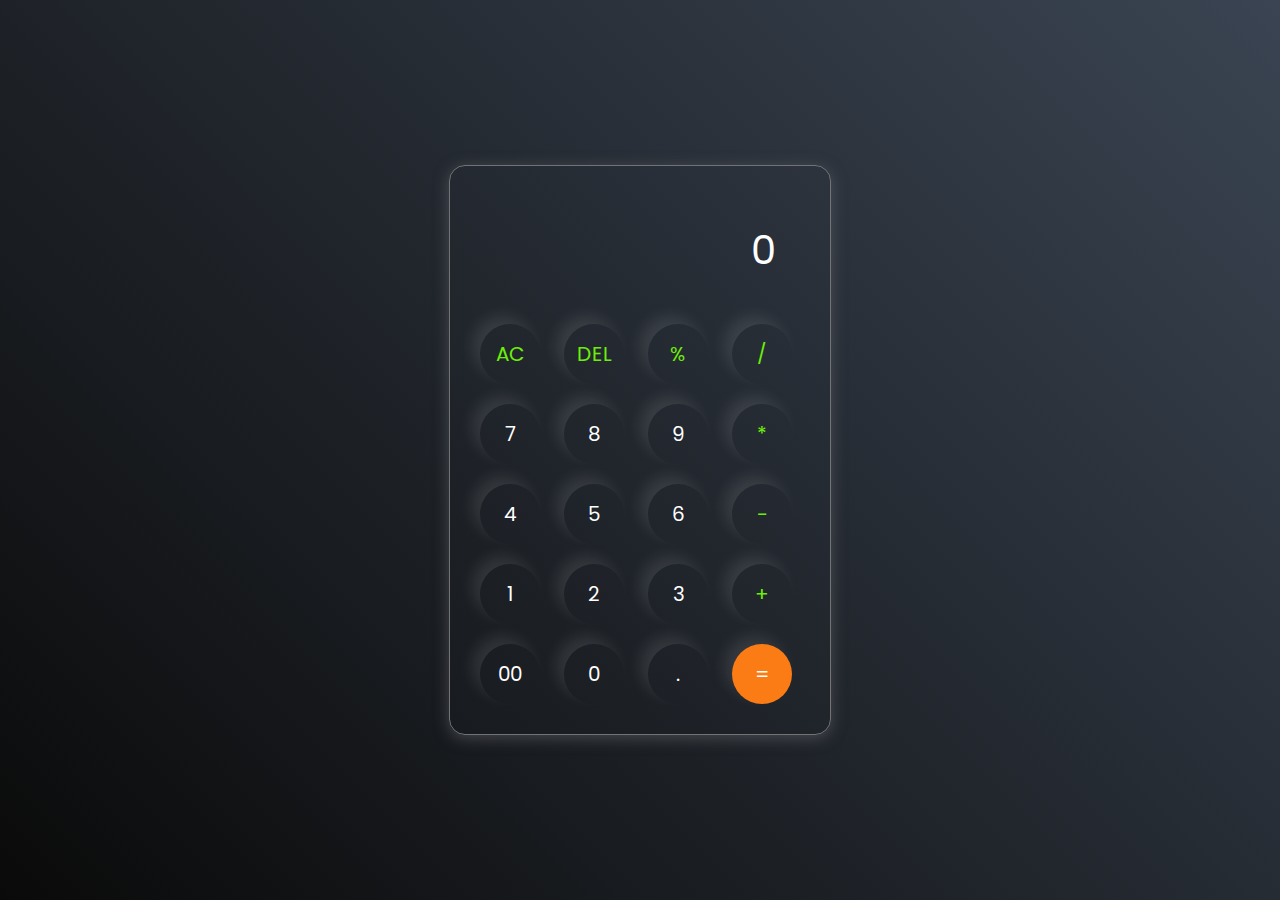
<file: Calculator/index.html>
<!DOCTYPE html>
<html lang="en">

<head>
    <meta charset="UTF-8">
    <meta http-equiv="X-UA-Compatible" content="IE=edge">
    <meta name="viewport" content="width=device-width, initial-scale=1.0">
    <link rel="stylesheet" href="style.css">
    <title>Calculator</title>
</head>

<body>
    <div class="calulator">
        <input type="text" placeholder="0" id="inputBox">
        <div>
            <button class="operator">AC</button>
            <button class="operator">DEL</button>
            <button class="operator">%</button>
            <button class="operator">/</button>
        </div>
        <div>
            <button>7</button>
            <button>8</button>
            <button>9</button>
            <button class="operator">*</button>
        </div>
        <div>
            <button>4</button>
            <button>5</button>
            <button>6</button>
            <button class="operator">-</button>
        </div>
        <div>
            <button>1</button>
            <button>2</button>
            <button>3</button>
            <button class="operator">+</button>
        </div>
        <div>
            <button>00</button>
            <button>0</button>
            <button>.</button>
            <button class="equalBtn">=</button>
        </div>
    </div>

    <script src="script.js"></script>
</body>

</html>
</file>
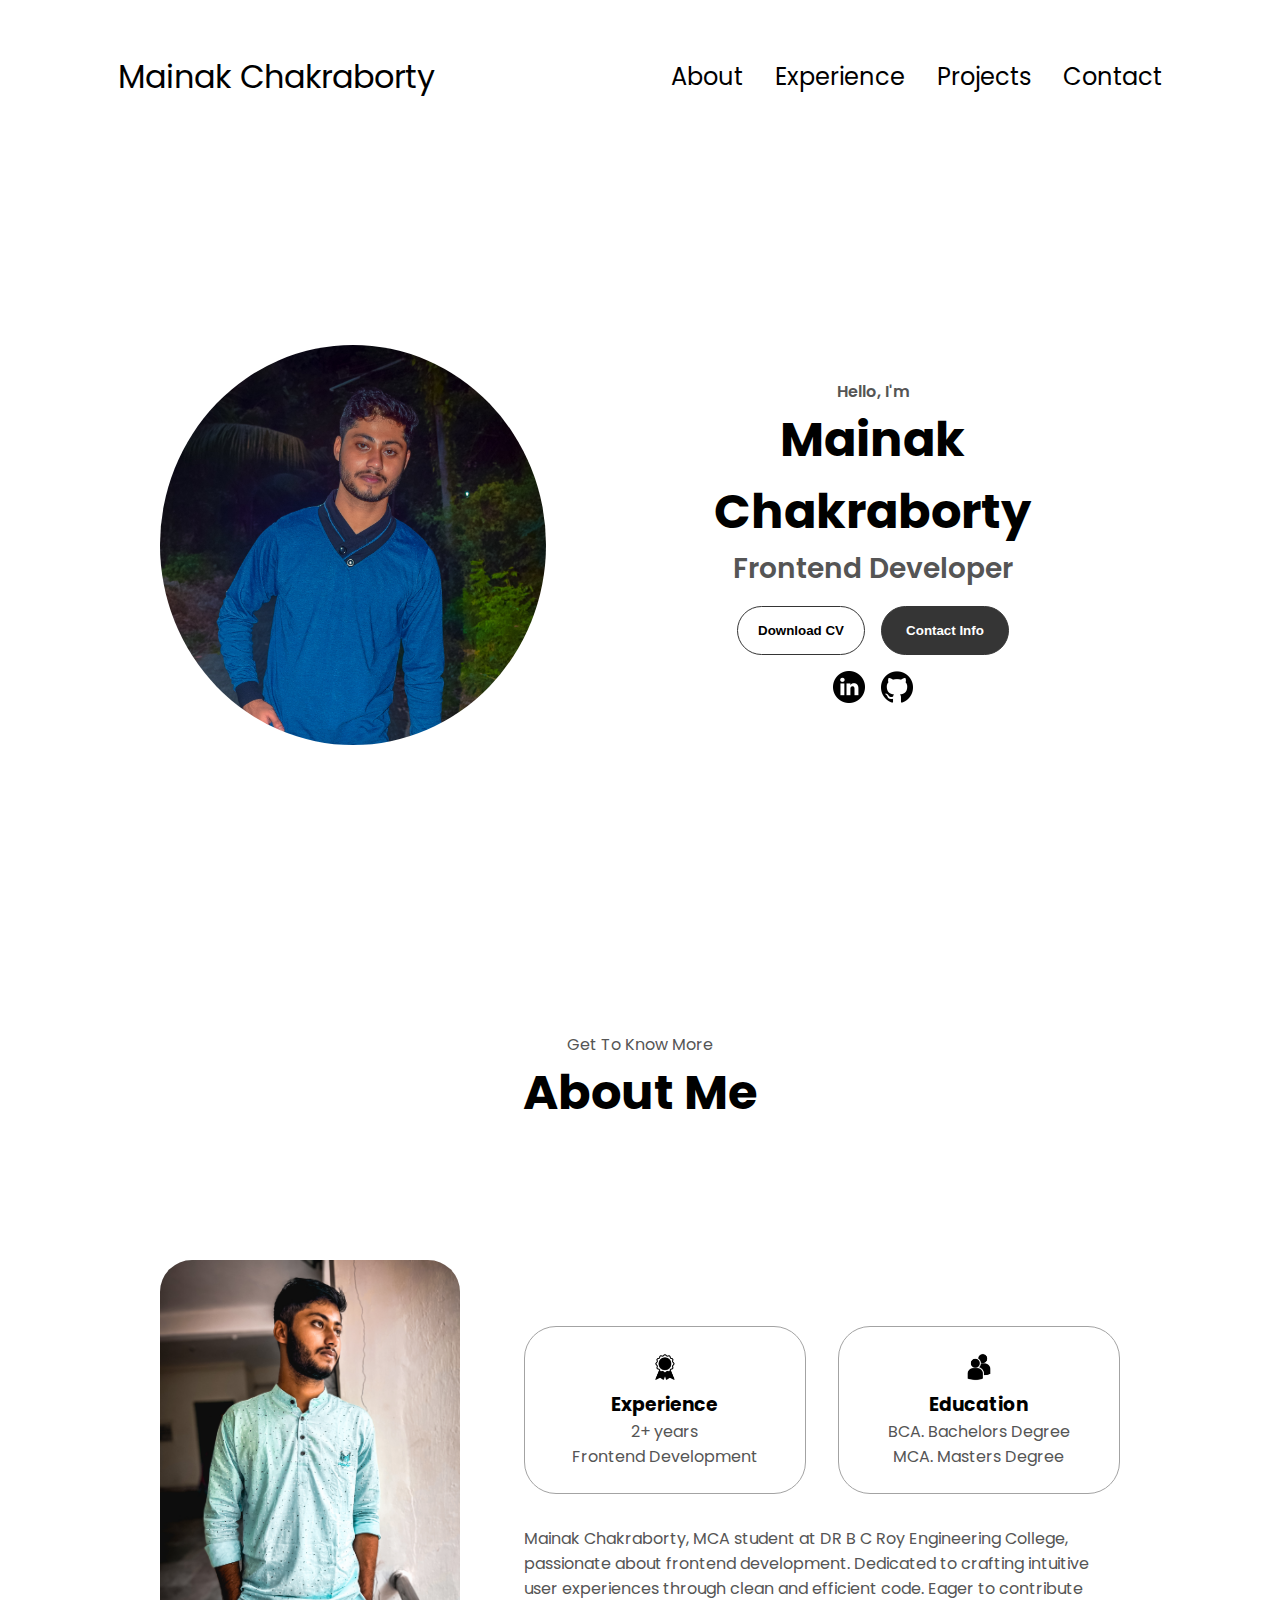
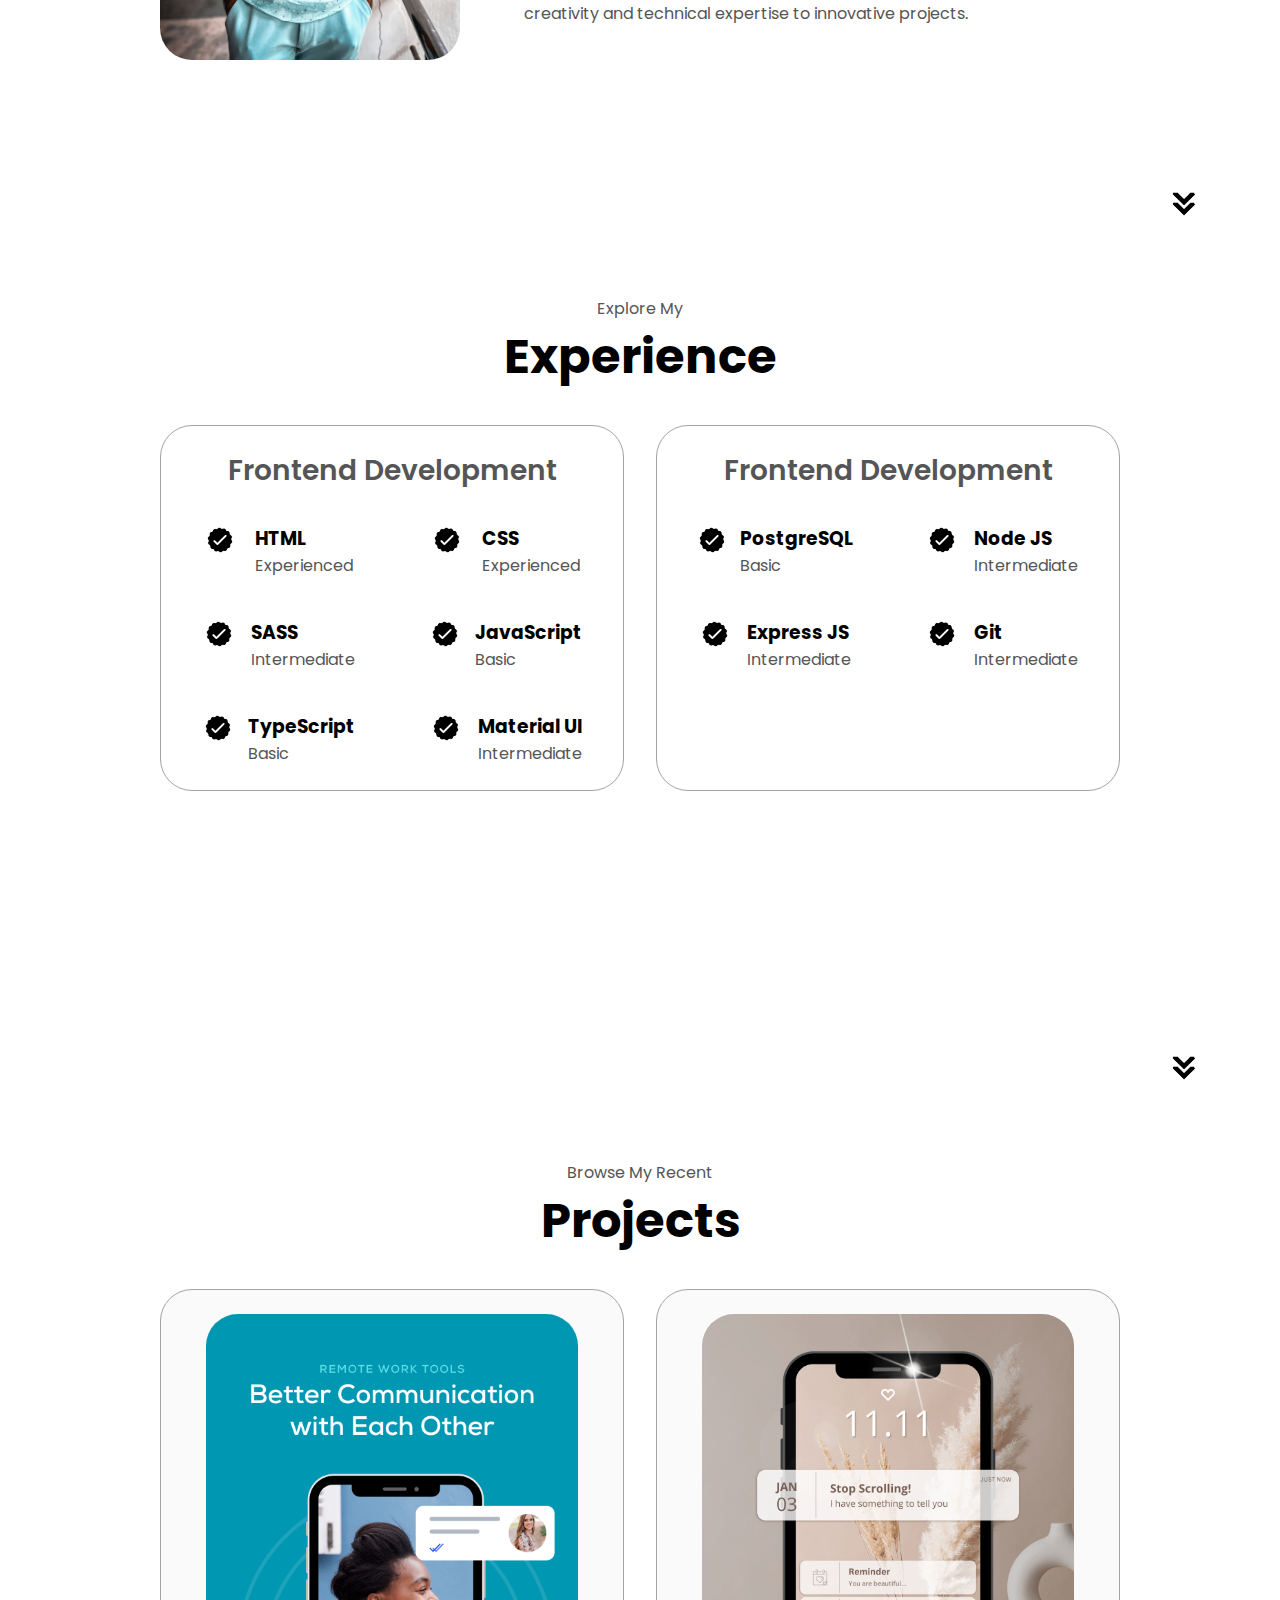
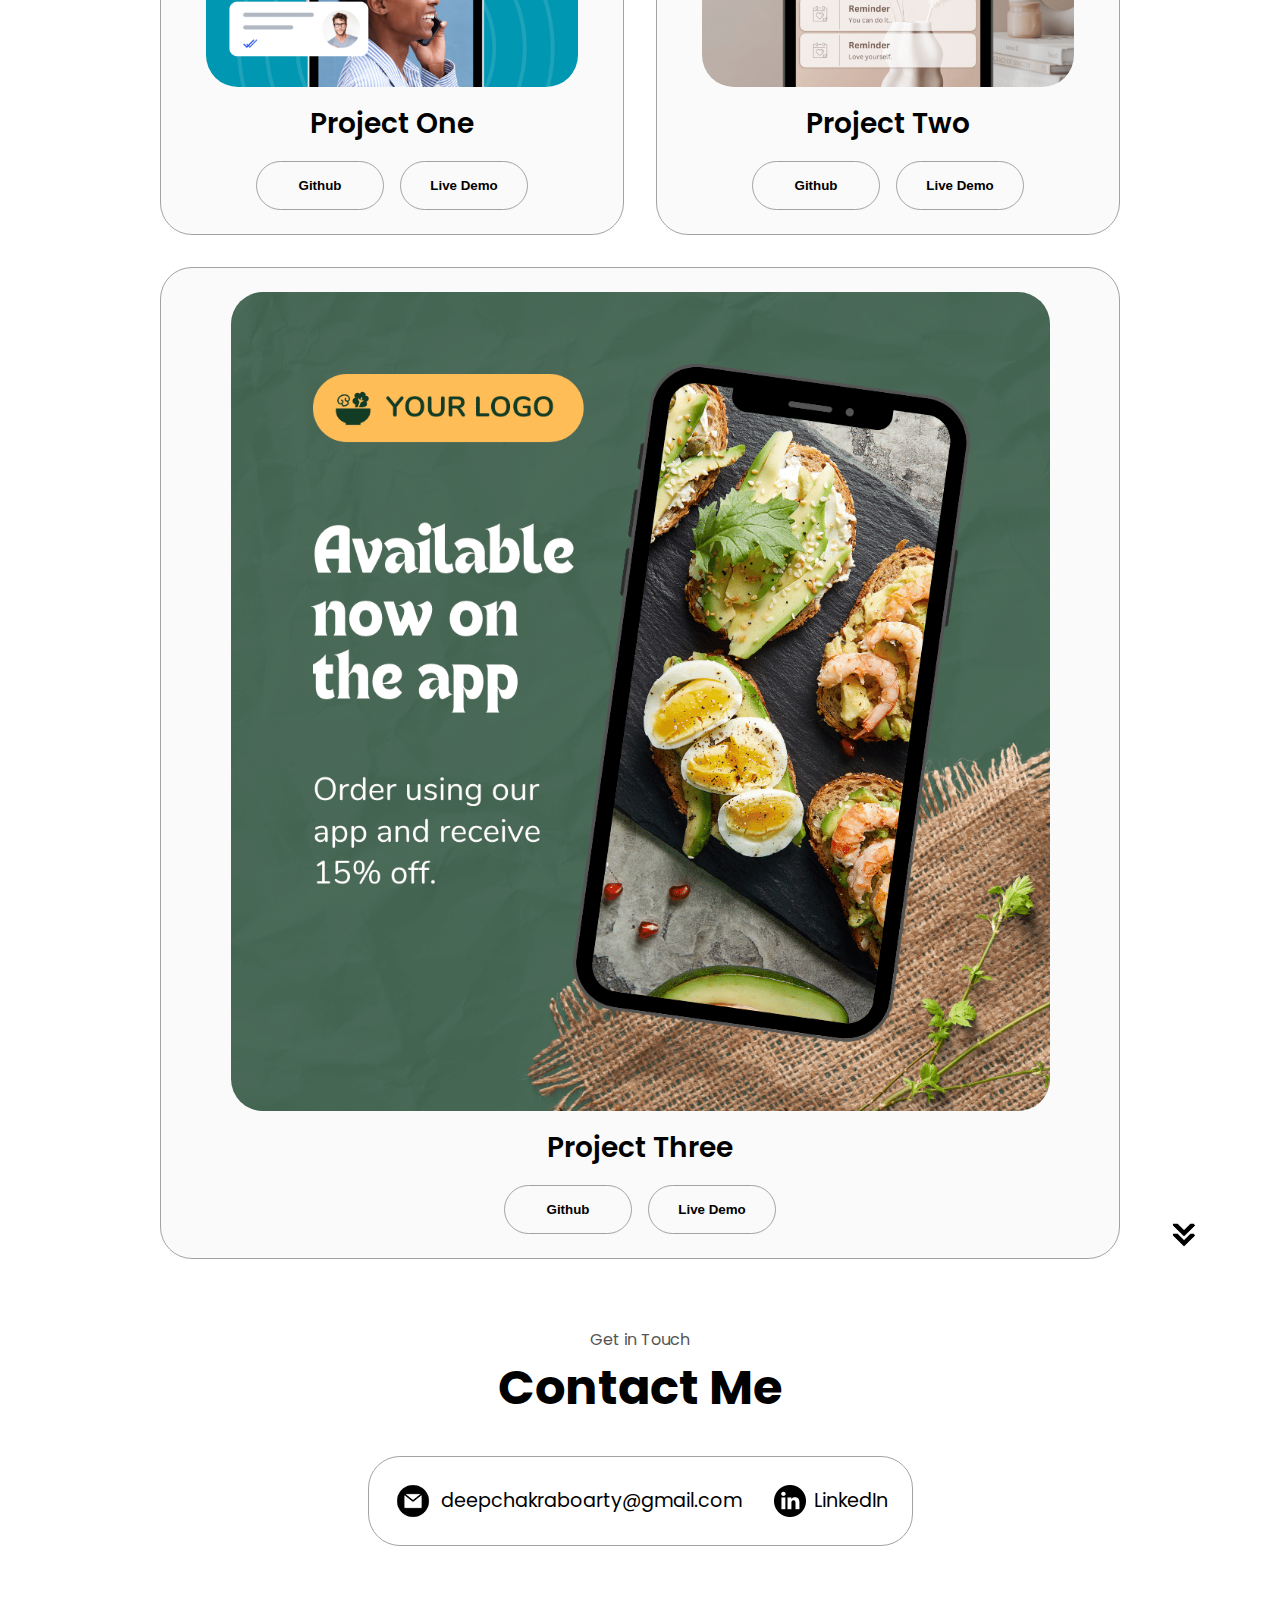
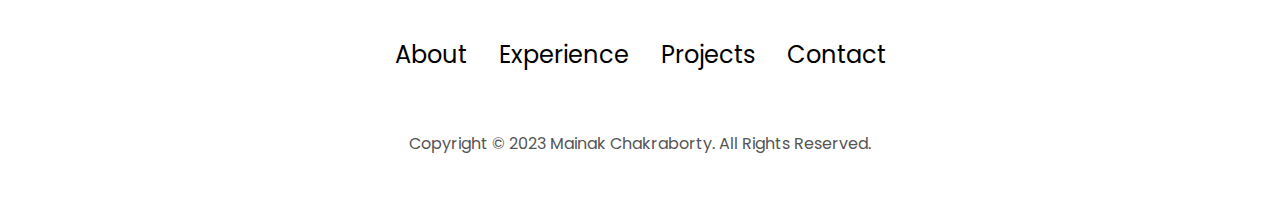
<file: Portfolio/index.html>
<!DOCTYPE html>
<html lang="en">

<head>
  <meta charset="UTF-8" />
  <meta http-equiv="X-UA-Compatible" content="IE=edge" />
  <meta name="viewport" content="width=device-width, initial-scale=1.0" />
  <title>My Portfolio</title>
  <link rel="stylesheet" href="style.css" />
  <link rel="stylesheet" href="mediaqueries.css" />
  <link rel="shortcut icon" href="./assets/favicon.png" type="image/x-icon">
</head>

<body>
  <nav id="desktop-nav">
    <div class="logo">Mainak Chakraborty</div>
    <div>
      <ul class="nav-links">
        <li><a href="#about">About</a></li>
        <li><a href="#experience">Experience</a></li>
        <li><a href="#projects">Projects</a></li>
        <li><a href="#contact">Contact</a></li>
      </ul>
    </div>
  </nav>
  <nav id="hamburger-nav">
    <div class="logo">Mainak Chakraborty</div>
    <div class="hamburger-menu">
      <div class="hamburger-icon" onclick="toggleMenu()">
        <span></span>
        <span></span>
        <span></span>
      </div>
      <div class="menu-links">
        <li><a href="#about" onclick="toggleMenu()">About</a></li>
        <li><a href="#experience" onclick="toggleMenu()">Experience</a></li>
        <li><a href="#projects" onclick="toggleMenu()">Projects</a></li>
        <li><a href="#contact" onclick="toggleMenu()">Contact</a></li>
      </div>
    </div>
  </nav>
  <section id="profile">
    <div class="section__pic-container">
    </div>
    <div class="section__text">
      <p class="section__text__p1">Hello, I'm</p>
      <h1 class="title">Mainak Chakraborty</h1>
      <p class="section__text__p2">Frontend Developer</p>
      <div class="btn-container">
        <button class="btn btn-color-2" onclick="window.open('./assets/Mainak_CV.pdf')">
          Download CV
        </button>
        <button class="btn btn-color-1" onclick="location.href='./#contact'">
          Contact Info
        </button>
      </div>
      <div id="socials-container">
        <a href="https://www.linkedin.com/in/mainak-chakraborty-durgapur/" target="_blank">
          <img src="./assets/linkedin.png" alt="My LinkedIn profile" class="icon" />
        </a>
        <a href="https://github.com/mainak71" target="_blank">
          <img src="./assets/github.png" alt="My Github profile" class="icon" />
        </a>
      </div>
    </div>
  </section>
  <section id="about">
    <p class="section__text__p1">Get To Know More</p>
    <h1 class="title">About Me</h1>
    <div class="section-container">
      <div class="section__pic-container">
        <img src="./assets/profile-pic.jpg" alt="Profile picture" class="about-pic" />
      </div>
      <div class="about-details-container">
        <div class="about-containers">
          <div class="details-container">
            <img src="./assets/experience.png" alt="Experience icon" class="icon" />
            <h3>Experience</h3>
            <p>2+ years <br />Frontend Development</p>
          </div>
          <div class="details-container">
            <img src="./assets/education.png" alt="Education icon" class="icon" />
            <h3>Education</h3>
            <p>BCA. Bachelors Degree<br />MCA. Masters Degree</p>
          </div>
        </div>
        <div class="text-container">
          <p>
            Mainak Chakraborty, MCA student at DR B C Roy Engineering College, passionate about frontend development.
            Dedicated to
            crafting intuitive user experiences through clean and efficient code. Eager to contribute creativity and
            technical
            expertise to innovative projects.
          </p>
        </div>
      </div>
    </div>
    <img src="./assets/arrow.png" alt="Arrow icon" class="icon arrow" onclick="location.href='./#experience'" />
  </section>
  <section id="experience">
    <p class="section__text__p1">Explore My</p>
    <h1 class="title">Experience</h1>
    <div class="experience-details-container">
      <div class="about-containers">
        <div class="details-container">
          <h2 class="experience-sub-title">Frontend Development</h2>
          <div class="article-container">
            <article>
              <img src="./assets/checkmark.png" alt="Experience icon" class="icon" />
              <div>
                <h3>HTML</h3>
                <p>Experienced</p>
              </div>
            </article>
            <article>
              <img src="./assets/checkmark.png" alt="Experience icon" class="icon" />
              <div>
                <h3>CSS</h3>
                <p>Experienced</p>
              </div>
            </article>
            <article>
              <img src="./assets/checkmark.png" alt="Experience icon" class="icon" />
              <div>
                <h3>SASS</h3>
                <p>Intermediate</p>
              </div>
            </article>
            <article>
              <img src="./assets/checkmark.png" alt="Experience icon" class="icon" />
              <div>
                <h3>JavaScript</h3>
                <p>Basic</p>
              </div>
            </article>
            <article>
              <img src="./assets/checkmark.png" alt="Experience icon" class="icon" />
              <div>
                <h3>TypeScript</h3>
                <p>Basic</p>
              </div>
            </article>
            <article>
              <img src="./assets/checkmark.png" alt="Experience icon" class="icon" />
              <div>
                <h3>Material UI</h3>
                <p>Intermediate</p>
              </div>
            </article>
          </div>
        </div>
        <div class="details-container">
          <h2 class="experience-sub-title">Frontend Development</h2>
          <div class="article-container">
            <article>
              <img src="./assets/checkmark.png" alt="Experience icon" class="icon" />
              <div>
                <h3>PostgreSQL</h3>
                <p>Basic</p>
              </div>
            </article>
            <article>
              <img src="./assets/checkmark.png" alt="Experience icon" class="icon" />
              <div>
                <h3>Node JS</h3>
                <p>Intermediate</p>
              </div>
            </article>
            <article>
              <img src="./assets/checkmark.png" alt="Experience icon" class="icon" />
              <div>
                <h3>Express JS</h3>
                <p>Intermediate</p>
              </div>
            </article>
            <article>
              <img src="./assets/checkmark.png" alt="Experience icon" class="icon" />
              <div>
                <h3>Git</h3>
                <p>Intermediate</p>
              </div>
            </article>
          </div>
        </div>
      </div>
    </div>
    <img src="./assets/arrow.png" alt="Arrow icon" class="icon arrow" onclick="location.href='./#projects'" />
  </section>
  <section id="projects">
    <p class="section__text__p1">Browse My Recent</p>
    <h1 class="title">Projects</h1>
    <div class="experience-details-container">
      <div class="about-containers">
        <div class="details-container color-container">
          <div class="article-container">
            <img src="./assets/project-1.png" alt="Project 1" class="project-img" />
          </div>
          <h2 class="experience-sub-title project-title">Project One</h2>
          <div class="btn-container">
            <button class="btn btn-color-2 project-btn" onclick="location.href='https://github.com/'">
              Github
            </button>
            <button class=" btn btn-color-2 project-btn" onclick="location.href='https://github.com/'">
              Live Demo
            </button>
          </div>
        </div>
        <div class="details-container color-container">
          <div class="article-container">
            <img src="./assets/project-2.png" alt="Project 2" class="project-img" />
          </div>
          <h2 class="experience-sub-title project-title">Project Two</h2>
          <div class="btn-container">
            <button class="btn btn-color-2 project-btn" onclick="location.href='https://github.com/'">
              Github
            </button>
            <button class="btn btn-color-2 project-btn" onclick="location.href='https://github.com/'">
              Live Demo
            </button>
          </div>
        </div>
        <div class="details-container color-container">
          <div class="article-container">
            <img src="./assets/project-3.png" alt="Project 3" class="project-img" />
          </div>
          <h2 class="experience-sub-title project-title">Project Three</h2>
          <div class="btn-container">
            <button class="btn btn-color-2 project-btn" onclick="location.href='https://github.com/'">
              Github
            </button>
            <button class="btn btn-color-2 project-btn" onclick="location.href='https://github.com/mainak71'">
              Live Demo
            </button>
          </div>
        </div>
      </div>
    </div>
    <img src="./assets/arrow.png" alt="Arrow icon" class="icon arrow" onclick="location.href='./#contact'" />
  </section>
  <section id="contact">
    <p class="section__text__p1">Get in Touch</p>
    <h1 class="title">Contact Me</h1>
    <div class="contact-info-upper-container">
      <div class="contact-info-container">
        <img src="./assets/email.png" alt="Email icon" class="icon contact-icon email-icon" />
        <p><a href="mailto:examplemail@gmail.com">deepchakraboarty@gmail.com</a></p>
      </div>
      <div class="contact-info-container">
        <img src="./assets/linkedin.png" alt="LinkedIn icon" class="icon contact-icon" />
        <p><a href="https://www.linkedin.com/in/mainak-chakraborty-durgapur/" target="_blank">LinkedIn</a>
        </p>
      </div>
    </div>
  </section>
  <footer>
    <nav>
      <div class="nav-links-container">
        <ul class="nav-links">
          <li><a href="#about">About</a></li>
          <li><a href="#experience">Experience</a></li>
          <li><a href="#projects">Projects</a></li>
          <li><a href="#contact">Contact</a></li>
        </ul>
      </div>
    </nav>
    <p>Copyright &#169; 2023 Mainak Chakraborty. All Rights Reserved.</p>
  </footer>
  <script src="script.js"></script>
</body>

</html>
</file>
<file: Calculator/style.css>
@import url('https://fonts.googleapis.com/css2?family=Poppins:wght@500&display=swap');

*{
    margin: 0;
    padding: 0;
    box-sizing: border-box;
    font-family: 'Poppins', sans-serif;
}

body{
    width: 100%;
    height: 100vh;
    display: flex;
    justify-content: center;
    align-items: center;
    background: linear-gradient(45deg, #0a0a0a, #3a4452);
}

.calulator{
    border: 1px solid #717377;
    padding: 20px;
    border-radius: 16px;
    background: transparent;
    box-shadow: 0px 3px 15px rgba(113, 115, 119, 0.5);
}

input{
    width: 320px;
    border: none;
    padding: 24px;
    margin: 10px;
    background: transparent;
    box-shadow: 0px 3px 15px rgbs(84, 84, 84, 0.1);
    font-size: 40px;
    text-align: right;
    cursor: pointer;
    color: #ffffff;
}

input::placeholder{
    color: #ffffff;
}

button{
    border: none;
    width: 60px;
    height: 60px;
    margin: 10px;
    border-radius: 50%;
    background: transparent;
    color: #ffffff;
    font-size: 20px;
    box-shadow: -8px -8px 15px rgba(255, 255, 255, 0.1);
    cursor: pointer;
}

.equalBtn{
    background-color: #fb7c14;
}

.operator{
    color: #6dee0a;
}
</file>
<file: Portfolio/style.css>
/* GENERAL */

@import url("https://fonts.googleapis.com/css2?family=Poppins:wght@300;400;500;600&display=swap");

* {
  margin: 0;
  padding: 0;
}

body {
  font-family: "Poppins", sans-serif;
}

html {
  scroll-behavior: smooth;
}

p {
  color: rgb(85, 85, 85);
}

/* TRANSITION */

a,
.btn {
  transition: all 300ms ease;
}

/* DESKTOP NAV */

nav,
.nav-links {
  display: flex;
}

nav {
  justify-content: space-around;
  align-items: center;
  height: 17vh;
}

.nav-links {
  gap: 2rem;
  list-style: none;
  font-size: 1.5rem;
}

a {
  color: black;
  text-decoration: none;
  text-decoration-color: white;
}

a:hover {
  color: grey;
  text-decoration: underline;
  text-underline-offset: 1rem;
  text-decoration-color: rgb(181, 181, 181);
}

.logo {
  font-size: 2rem;
}

.logo:hover {
  cursor: default;
}

/* HAMBURGER MENU */

#hamburger-nav {
  display: none;
}

.hamburger-menu {
  position: relative;
  display: inline-block;
}

.hamburger-icon {
  display: flex;
  flex-direction: column;
  justify-content: space-between;
  height: 24px;
  width: 30px;
  cursor: pointer;
}

.hamburger-icon span {
  width: 100%;
  height: 2px;
  background-color: black;
  transition: all 0.3 ease-in-out;
}

.menu-links {
  position: absolute;
  top: 100%;
  right: 0;
  background-color: white;
  width: fit-content;
  max-height: 0;
  overflow: hidden;
  transition: all 0.3 ease-in-out;
}

.menu-links a {
  display: block;
  padding: 10px;
  text-align: center;
  font-size: 1.5rem;
  color: black;
  text-decoration: none;
  transition: all 0.3 ease-in-out;
}

.menu-links li {
  list-style: none;
}

.menu-links.open {
  max-height: 300px;
}

.hamburger-icon.open span:first-child {
  transform: rotate(45deg) translate(10px, 5px);
}

.hamburger-icon.open span:nth-child(2) {
  opacity: 0;
}

.hamburger-icon.open span:last-child {
  transform: rotate(-45deg) translate(10px, -5px);
}

.hamburger-icon span:first-child {
  transform: none;
}

.hamburger-icon span:first-child {
  opacity: 1;
}

.hamburger-icon span:first-child {
  transform: none;
}

/* SECTIONS */

section {
  padding-top: 4vh;
  height: 96vh;
  margin: 0 10rem;
  box-sizing: border-box;
  min-height: fit-content;
}

.section-container {
  display: flex;
}

/* PROFILE SECTION */

#profile {
  display: flex;
  justify-content: center;
  gap: 5rem;
  height: 80vh;
}

.section__pic-container {
  background: url(./assets/about-pic.jpg);
  background-size: cover;
  border-radius: 50%;
  display: flex;
  height: 400px;
  width: 400px;
  margin: auto;
}

.section__text {
  align-self: center;
  text-align: center;
}

.section__text p {
  font-weight: 600;
}

.section__text__p1 {
  text-align: center;
}

.section__text__p2 {
  font-size: 1.75rem;
  margin-bottom: 1rem;
}

.title {
  font-size: 3rem;
  text-align: center;
}

#socials-container {
  display: flex;
  justify-content: center;
  margin-top: 1rem;
  gap: 1rem;
}

/* ICONS */

.icon {
  cursor: pointer;
  height: 2rem;
}

/* BUTTONS */

.btn-container {
  display: flex;
  justify-content: center;
  gap: 1rem;
}

.btn {
  font-weight: 600;
  transition: all 300ms ease;
  padding: 1rem;
  width: 8rem;
  border-radius: 2rem;
}

.btn-color-1,
.btn-color-2 {
  border: rgb(53, 53, 53) 0.1rem solid;
}

.btn-color-1:hover,
.btn-color-2:hover {
  cursor: pointer;
}

.btn-color-1,
.btn-color-2:hover {
  background: rgb(53, 53, 53);
  color: white;
}

.btn-color-1:hover {
  background: rgb(0, 0, 0);
}

.btn-color-2 {
  background: none;
}

.btn-color-2:hover {
  border: rgb(255, 255, 255) 0.1rem solid;
}

.btn-container {
  gap: 1rem;
}

/* ABOUT SECTION */

#about {
  position: relative;
}

.about-containers {
  gap: 2rem;
  margin-bottom: 2rem;
  margin-top: 2rem;
}

.about-details-container {
  justify-content: center;
  flex-direction: column;
}

.about-containers,
.about-details-container {
  display: flex;
}

.about-pic {
  border-radius: 2rem;
}

.arrow {
  position: absolute;
  right: -5rem;
  bottom: 2.5rem;
}

.details-container {
  padding: 1.5rem;
  flex: 1;
  background: white;
  border-radius: 2rem;
  border: rgb(53, 53, 53) 0.1rem solid;
  border-color: rgb(163, 163, 163);
  text-align: center;
}

.section-container {
  gap: 4rem;
  height: 80%;
}

.section__pic-container {
  height: 400px;
  width: 400px;
  margin: auto 0;
}

/* EXPERIENCE SECTION */

#experience {
  position: relative;
}

.experience-sub-title {
  color: rgb(85, 85, 85);
  font-weight: 600;
  font-size: 1.75rem;
  margin-bottom: 2rem;
}

.experience-details-container {
  display: flex;
  justify-content: center;
  flex-direction: column;
}

.article-container {
  display: flex;
  text-align: initial;
  flex-wrap: wrap;
  flex-direction: row;
  gap: 2.5rem;
  justify-content: space-around;
}

article {
  display: flex;
  width: 10rem;
  justify-content: space-around;
  gap: 0.5rem;
}

article .icon {
  cursor: default;
}

/* PROJECTS SECTION */

#projects {
  position: relative;
}

.color-container {
  border-color: rgb(163, 163, 163);
  background: rgb(250, 250, 250);
}

.project-img {
  border-radius: 2rem;
  width: 90%;
  height: 90%;
}

.project-title {
  margin: 1rem;
  color: black;
}

.project-btn {
  color: black;
  border-color: rgb(163, 163, 163);
}

/* CONTACT */

#contact {
  display: flex;
  justify-content: center;
  flex-direction: column;
  height: 70vh;
}

.contact-info-upper-container {
  display: flex;
  justify-content: center;
  border-radius: 2rem;
  border: rgb(53, 53, 53) 0.1rem solid;
  border-color: rgb(163, 163, 163);
  background: (250, 250, 250);
  margin: 2rem auto;
  padding: 0.5rem;
}

.contact-info-container {
  display: flex;
  align-items: center;
  justify-content: center;
  gap: 0.5rem;
  margin: 1rem;
}

.contact-info-container p {
  font-size: larger;
}

.contact-icon {
  cursor: default;
}

.email-icon {
  height: 2.5rem;
}

/* FOOTER SECTION */

footer {
  height: 26vh;
  margin: 0 1rem;
}

footer p {
  text-align: center;
}
</file>
<file: Portfolio/mediaqueries.css>
@media screen and (max-width: 1400px) {
  #profile {
    height: 83vh;
    margin-bottom: 6rem;
  }

  .about-containers {
    flex-wrap: wrap;
  }

  #contact,
  #projects {
    height: fit-content;
  }
}

@media screen and (max-width: 1200px) {
  #desktop-nav {
    display: none;
  }

  #hamburger-nav {
    display: flex;
  }

  #experience,
  .experience-details-container {
    margin-top: 2rem;
  }

  #profile,
  .section-container {
    display: block;
  }

  .arrow {
    display: none;
  }

  section,
  .section-container {
    height: fit-content;
  }

  section {
    margin: 0 5%;
  }

  .section__pic-container {
    width: 275px;
    height: 275px;
    margin: 0 auto 2rem;
  }

  .about-containers {
    margin-top: 0;
  }
}

@media screen and (max-width: 600px) {

  #contact,
  footer {
    height: 40vh;
  }

  #profile {
    height: 83vh;
    margin-bottom: 0;
  }

  article {
    font-size: 1rem;
  }

  footer nav {
    height: fit-content;
    margin-bottom: 2rem;
  }

  .about-containers,
  .contact-info-upper-container,
  .btn-container {
    flex-wrap: wrap;
  }

  .contact-info-container {
    margin: 0;
  }

  .contact-info-container p,
  .nav-links li a {
    font-size: 1rem;
  }

  .experience-sub-title {
    font-size: 1.25rem;
  }

  .logo {
    font-size: 1.5rem;
  }

  .nav-links {
    flex-direction: column;
    gap: 0.5rem;
    text-align: center;
  }

  .section__pic-container {
    width: auto;
    height: 46vw;
    justify-content: center;
  }

  .section__text__p2 {
    font-size: 1.25rem;
  }

  .title {
    font-size: 2rem;
  }

  .text-container {
    text-align: justify;
  }
}
</file>
